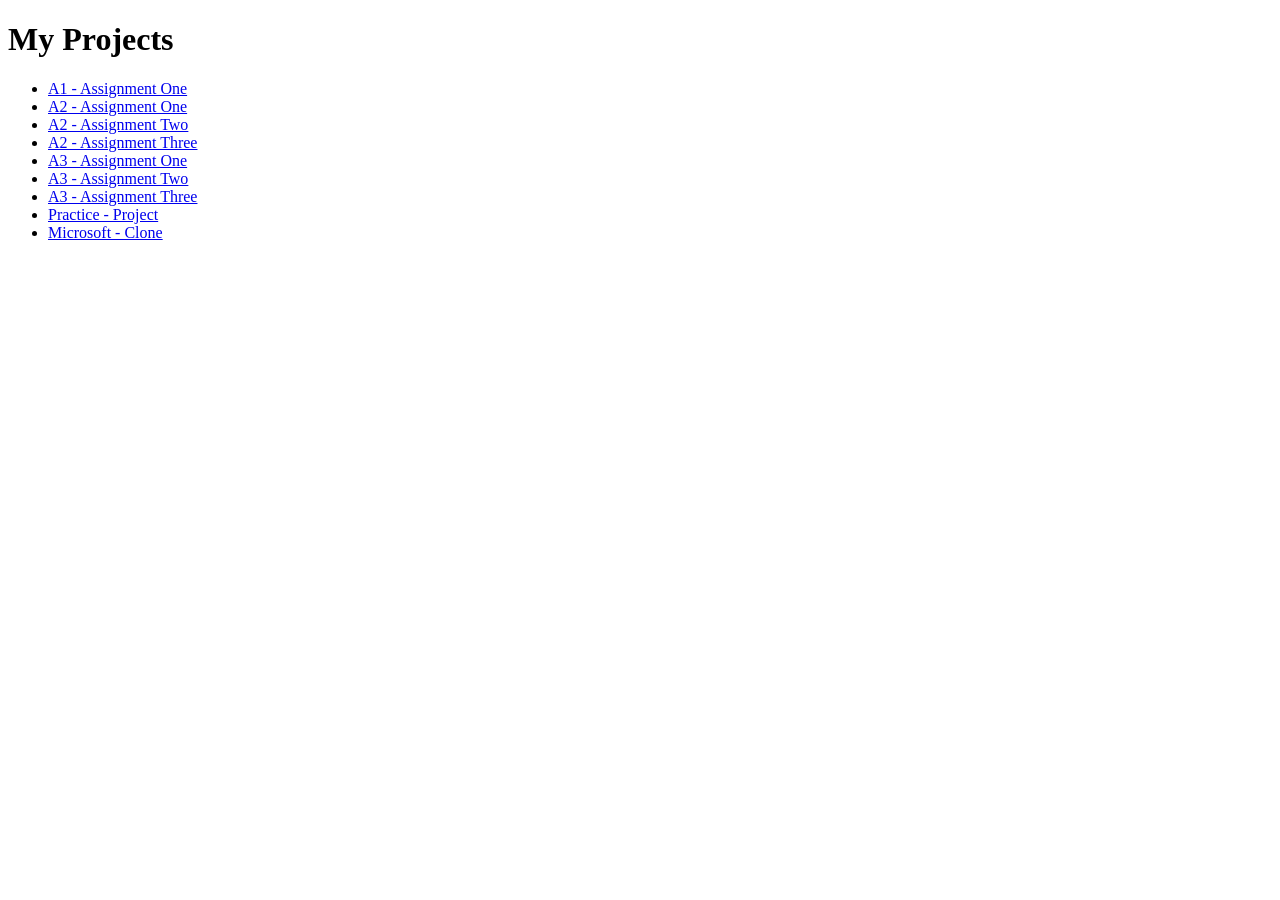
<file: index.html>
<!DOCTYPE html>
<html lang="en">
<head>
  <meta charset="UTF-8">
  <meta name="viewport" content="width=device-width, initial-scale=1.0">
  <title>My Projects</title>
</head>
<body>
  <h1>My Projects</h1>

  <ul>
    <li><a href="./A1 - Assignment One/">A1 - Assignment One</a></li>
    <li><a href="./A2 - Assignment One/">A2 - Assignment One</a></li>
    <li><a href="./A2 - Assignment Two/">A2 - Assignment Two</a></li>
    <li><a href="./A2 - Assignment Three/">A2 - Assignment Three</a></li>
    <li><a href="./A3 - Assignment One/">A3 - Assignment One</a></li>
    <li><a href="./A3 - Assignment Two/">A3 - Assignment Two</a></li>
    <li><a href="./A3 - Assignment Three/">A3 - Assignment Three</a></li>
    <li><a href="./Practice - Project/">Practice - Project</a></li>
    <li><a href="./Microsoft - Clone/">Microsoft - Clone</a></li>
  </ul>

</body>
</html>
</file>
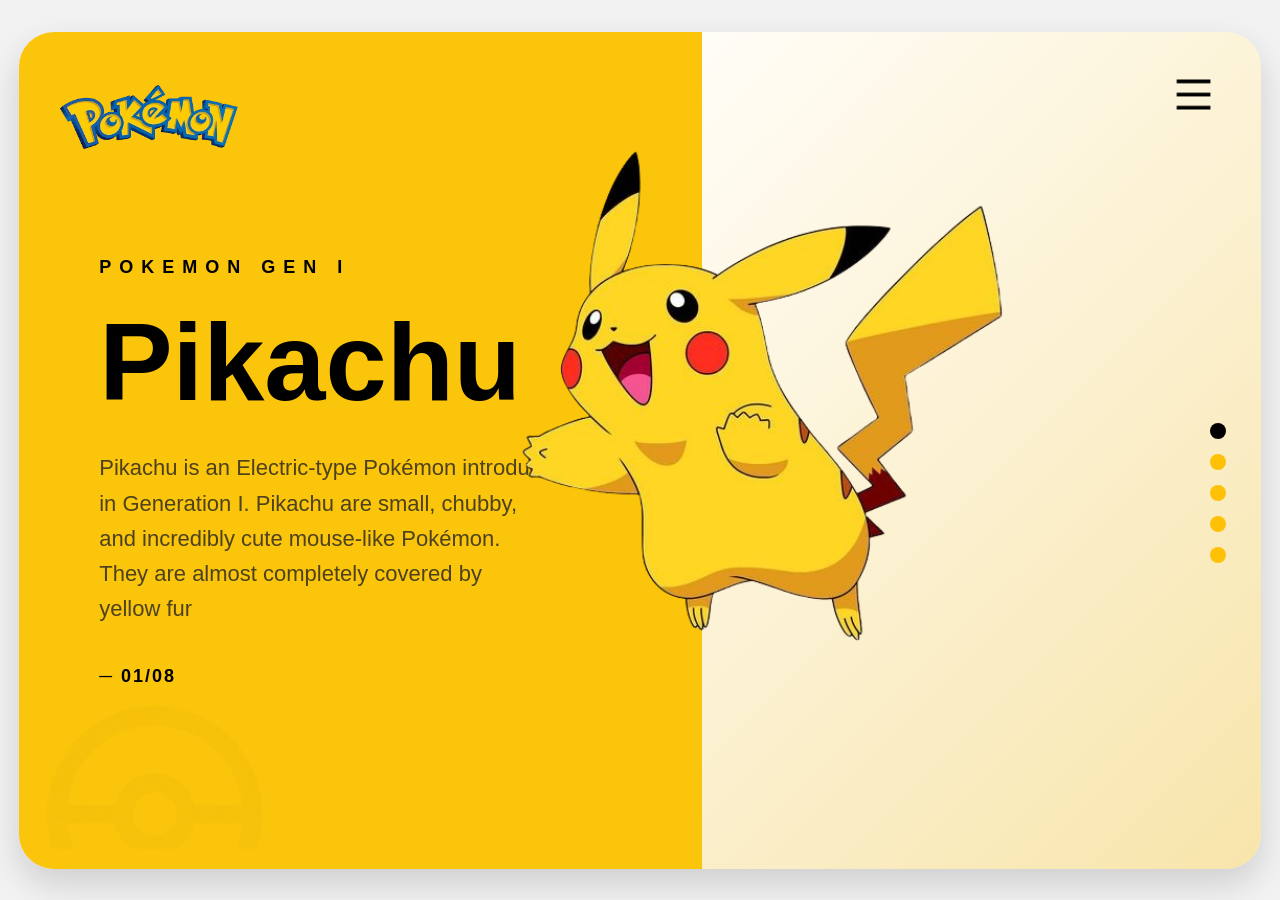
<file: A1 - Assignment One/index.html>
<!doctype html>
<html lang="en">
  <head>
    <meta charset="UTF-8" />
    <meta name="viewport" content="width=device-width, initial-scale=1.0" />

    <title>Pikachu</title>
    <link rel="stylesheet" href="style.css" />
  </head>
  <body>
    
    <div class="cont">
      <img src="./pikachu_img.png" alt="">

      <div id="left">
        <div id="nav1">
          <img src="./pkmLogo.png" alt="" />
          <div class="info">
            <h6>POKEMON GEN I</h6>
            <h1>Pikachu</h1>
            <p>
              Pikachu is an Electric-type Pokémon introduced<br>in Generation I.
              Pikachu are small, chubby,<br> and incredibly cute mouse-like Pokémon. <br>
              They are almost completely covered by <br> yellow fur
            </p>
            <h6>─ 01/08</h6>
          </div>
        </div>
        <div id="footerImg">
          <img src="./pokemon_ball.png" alt="" />
        </div>
      </div>
      <div id="right">
        <div id="nav2">
          <img src="./menu-line.png" alt="">

        </div>
        <div class="circleclass">
          <div class="circle" id="circleFirst"></div>
          <div class="circle"></div>
          <div class="circle"></div>
          <div class="circle"></div>
          <div class="circle"></div>
          

        </div>
      </div>
    </div>
  </body>
</html>
</file>
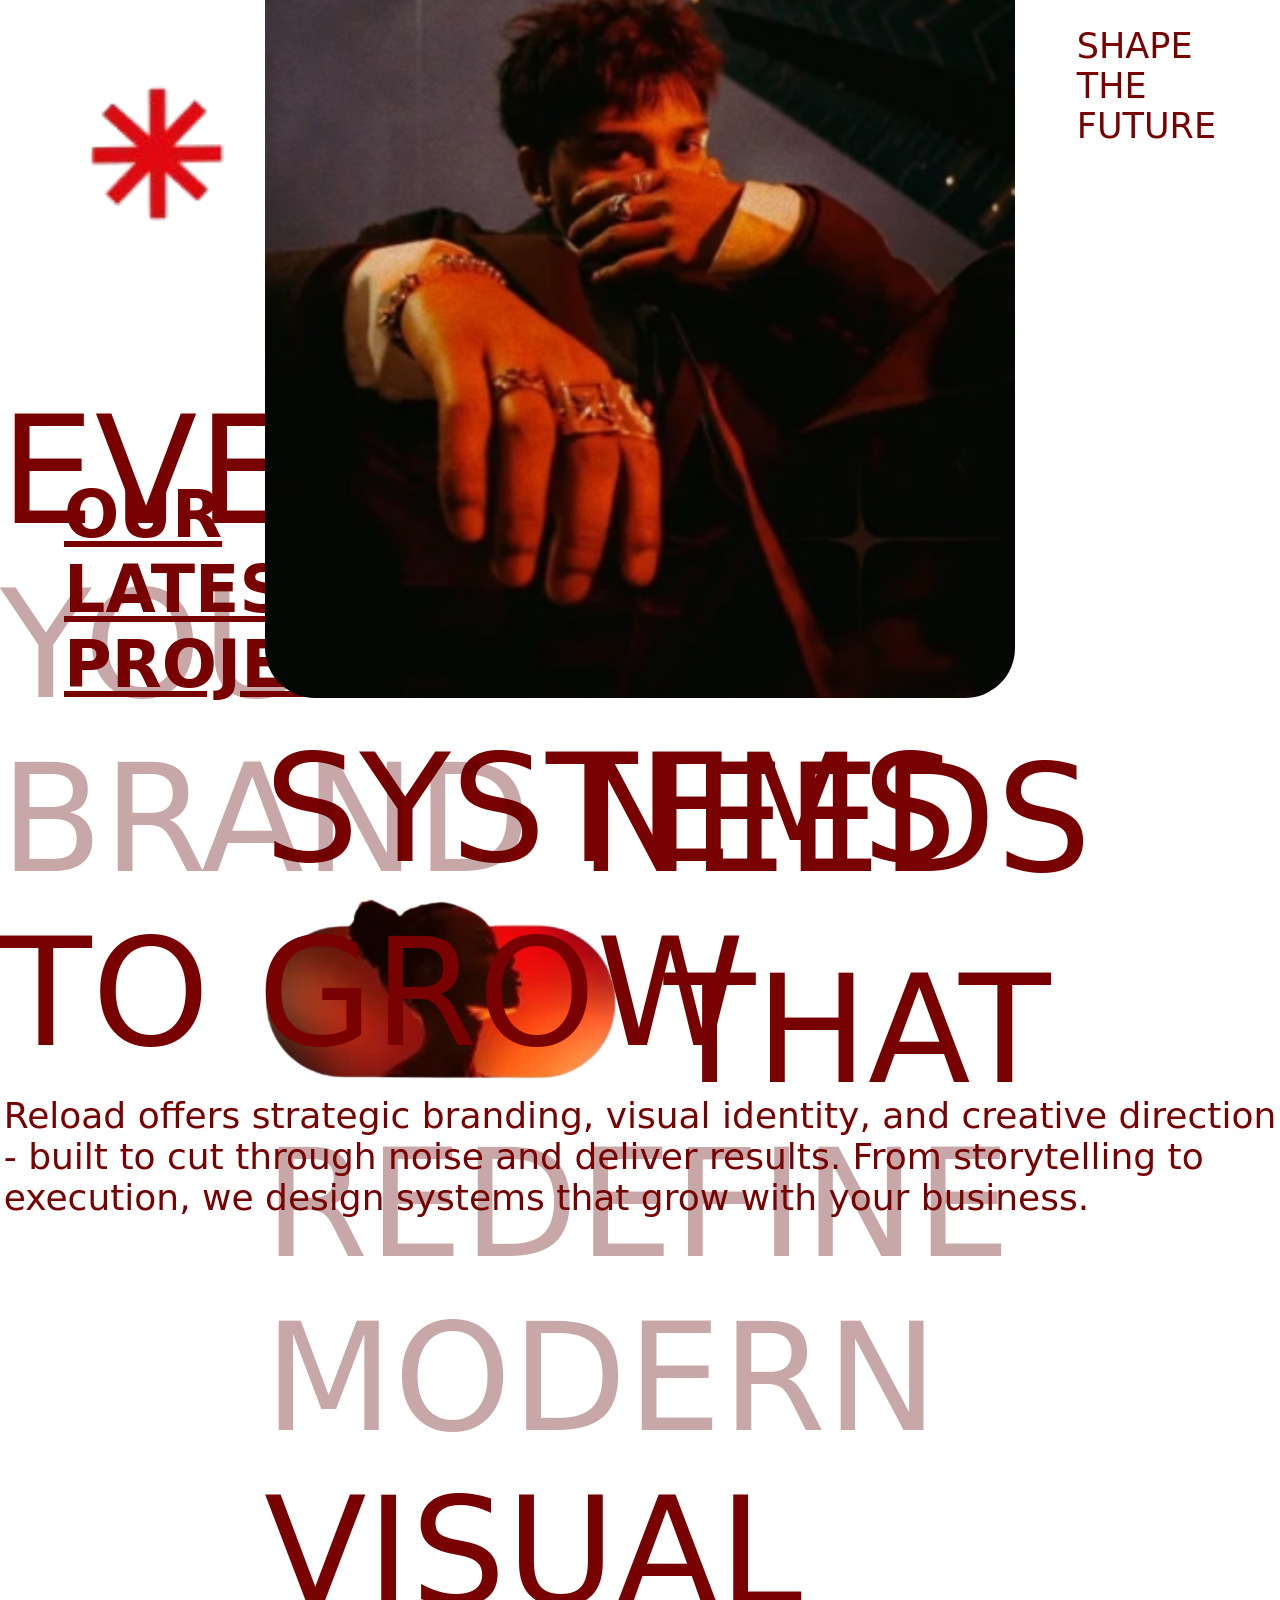
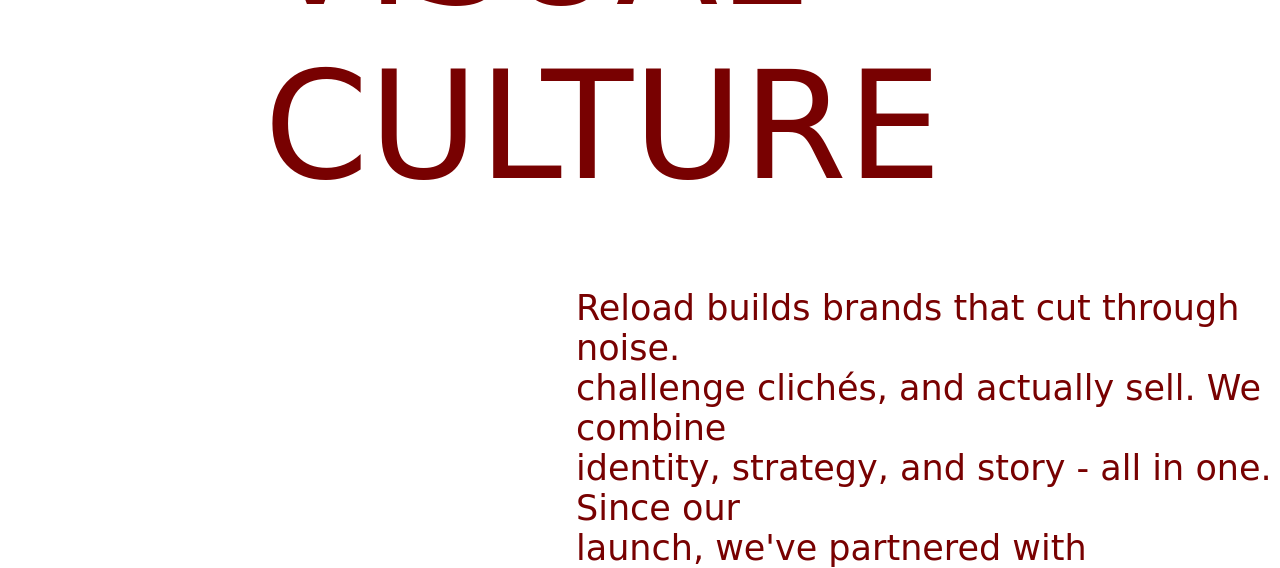
<file: A2 - Assignment Two/index.html>
<!doctype html>
<html lang="en">
  <head>
    <meta charset="UTF-8" />
    <meta name="viewport" content="width=device-width, initial-scale=1.0" />
    <title>Agency</title>
    <link rel="stylesheet" href="style.css" />
  </head>
  <body>
    <div id="main">
      <div id="header">
        <div id="logo">
          <img src="./Asterisk.png" alt="" />
        </div>
        <div id="headerText">
          <h1>
            RELOAD DESIGNS MAKE <br />
            BRAND SYSTEMS
            <span>
              <img src="./textImg.png" alt="" />
            </span>
            THAT
          </h1>

          <div id="headerText2">
            <h1>
              <span id="text1">REDEFINE MODERN</span> <br />
              VISUAL CULTURE
            </h1>
          </div>

          <div id="paragraph">
            <p>
              Reload builds brands that cut through noise. <br />challenge
              clichés, and actually sell. We combine <br />
              identity, strategy, and story - all in one. Since our <br />
              launch, we've partnered with
            </p>
          </div>
        </div>
        <div id="rightText">
          <h4>shape <br />the future</h4>
        </div>
      </div>
      <div class="midSectiom">
        <div id="sideText">
          <h4>
            our <br />
            latest <br />
            projects
          </h4>
        </div>
        <div id="midSecImg">
          <img src="./img1.png" alt="" />
          <img src="./img2.png" alt="" />
          <img src="./img3.png" alt="" />
        </div>
      </div>
      <div id="footer">
        <h1>
          everything
          <span id="fade1"
            >your </span></h1>
            <h1><span id="fade2">brand </span>needs to grow</h1>
            

          
          
        </h1>
        <div id="paragraph2">
           <p>
          Reload offers strategic branding, visual identity, and creative
          direction <br> - built to cut through noise and deliver results. From
          storytelling to <br>execution, we design systems that grow with your
          business.
        </p>
        </div>
       
      </div>
    </div>
  </body>
</html>
</file>
<file: A1 - Assignment One/style.css>
*{
    margin:0;
    padding:0;
    box-sizing:border-box;
    font-family:Arial, Helvetica, sans-serif;
}

html,body{
    width:100%;
    height:100%;
    display:flex;
    justify-content:center;
    align-items:center;
    background:#f2f2f2;
}

.cont{
    width:97%;
    height:93%;
    display:flex;
    position:relative;
    overflow:hidden;
    border-radius:35px;
    box-shadow:0 15px 35px rgba(0,0,0,.15);
}



#left{
    width:55%;
    height:100%;
    background:#fbc50b;
    position:relative;
}



.cont>img{
    position:absolute;
    width:40%;
    left:40%;
    top:14%;
    z-index:10;
}



#nav1 img{
    width:180px;
    position:absolute;
    top:35px;
    left:40px;
}



.info{
    position:absolute;
    left:80px;
    top:27%;
}

.info h6{
    font-size:18px;
    letter-spacing:8px;
    margin-bottom:20px;
}

.info h1{
    font-size:110px;
    font-weight:900;
    margin-bottom:25px;
}

.info p{
    font-size:22px;
    line-height:1.6;
    color:#222;
    opacity:.8;
    margin-bottom:40px;
}

.info h6:last-child{
    font-size:18px;
    letter-spacing:2px;
}



#footerImg img{
    position:absolute;
    width:220px;
    left:25px;
    bottom:20px;
    opacity:.15;
}



#right{
    width:45%;
    height:100%;
    background:linear-gradient(135deg,#fffdf7,#f8e5ab);
    position:relative;
}



#nav2 img{
    width:45px;
    position:absolute;
    right:45px;
    top:40px;
}



.circleclass{
    position:absolute;
    right:35px;
    top:45%;
}

.circle{
    width:16px;
    height:16px;
    border-radius:50%;
    background:#ffc107;
    margin:15px 0;
}

#circleFirst{
    background:black;
}
</file>
<file: A2 - Assignment Two/style.css>
*{
  padding: 0px;
  margin: 0px;
  box-sizing: border-box;
  font-family:system-ui, -apple-system, BlinkMacSystemFont, 'Segoe UI', Roboto, Oxygen, Ubuntu, Cantarell, 'Open Sans', 'Helvetica Neue', sans-serif
}
html,
body{
  height: 100vh;
  width: 100vw;
}
#main{
  height: 100%;

}
#header{
  height: 43%;
  width: 100%;
  
  padding-top: 2%;
  padding-left: 5%;
  padding-right: 5%;

  
  display: flex;
  justify-content:space-between;
}


#headerText h1{
  font-size: 150px;
  font-weight: 400;
  color: rgb(120, 1, 1);
  
}

#headerText2{
  display: flex;
  flex-direction: column;
  align-items: flex-end;
  color: rgb(120, 1, 1);

}
#text1{
  color: rgba(93, 0, 0, 0.347);
  
}
#paragraph p{
  display: flex;
  justify-content: center;
  font-size: 35px;
  color: rgb(120, 1, 1);
  padding-top: 75px;
  position: absolute;
  left: 45%;
}



#logo img{
  width: 200px;
}

#rightText h4{
font-size: 35px;
font-weight: 20;
text-transform: uppercase;
color: rgb(120, 1, 1);

}


.midSectiom{
  height: 35%;
  width: 100%;
  display: flex;
  justify-content: space-between;
  align-items: flex-end;
  padding-left: 5%;
  padding-right: 6%;
  position: relative;
  
  
  
}
#sideText{
  font-size: 65px;
  
  text-decoration: underline;
  text-transform: uppercase;
  color: rgb(120, 1, 1);
  font-family:system-ui, -apple-system, BlinkMacSystemFont, 'Segoe UI', Roboto, Oxygen, Ubuntu, Cantarell, 'Open Sans', 'Helvetica Neue', sans-serif
  
  

}

#midSecImg img{
  width: 750px;
  border-radius: 50px;
  margin-right:90px;
  position: relative;
  right: 19%;
  bottom: 50%;
  
  
  


}

#footer{
  height: 22%;
  width: 100%;
  display: flex;
  flex-direction: column;
  align-items: center;
  justify-content: center;
   
  
}
#footer h1{
  font-size: 150px;
  font-weight: 400;
  color: rgb(120, 1, 1);
  text-transform: uppercase;
}

#paragraph2 p{
  display: flex;
  justify-content: center;
  font-size: 36px;
  color: rgb(120, 1, 1);
  padding-top: 15px;
  align-items: center;
  width: 100%;

}
#fade1{
  color: rgba(93, 0, 0, 0.347);

}
#fade2{
  color: rgba(93, 0, 0, 0.347);

}
</file>
